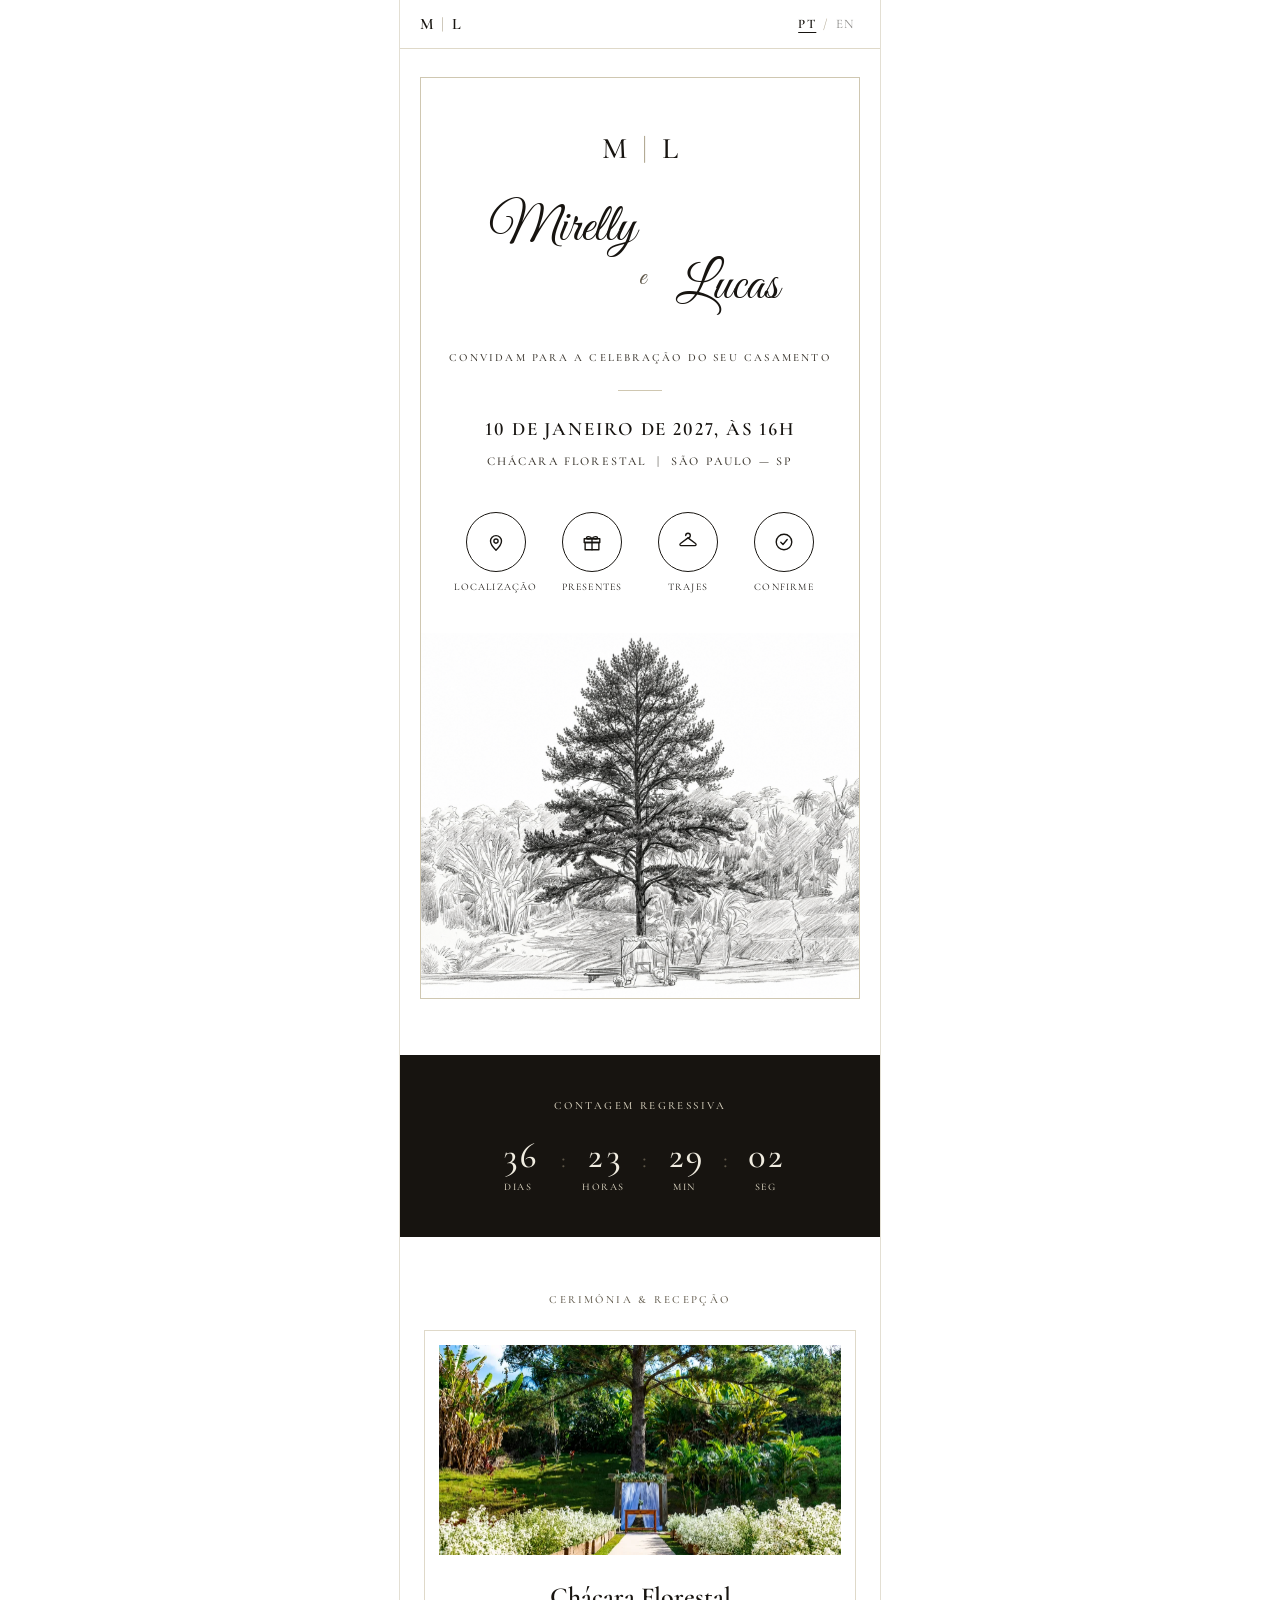
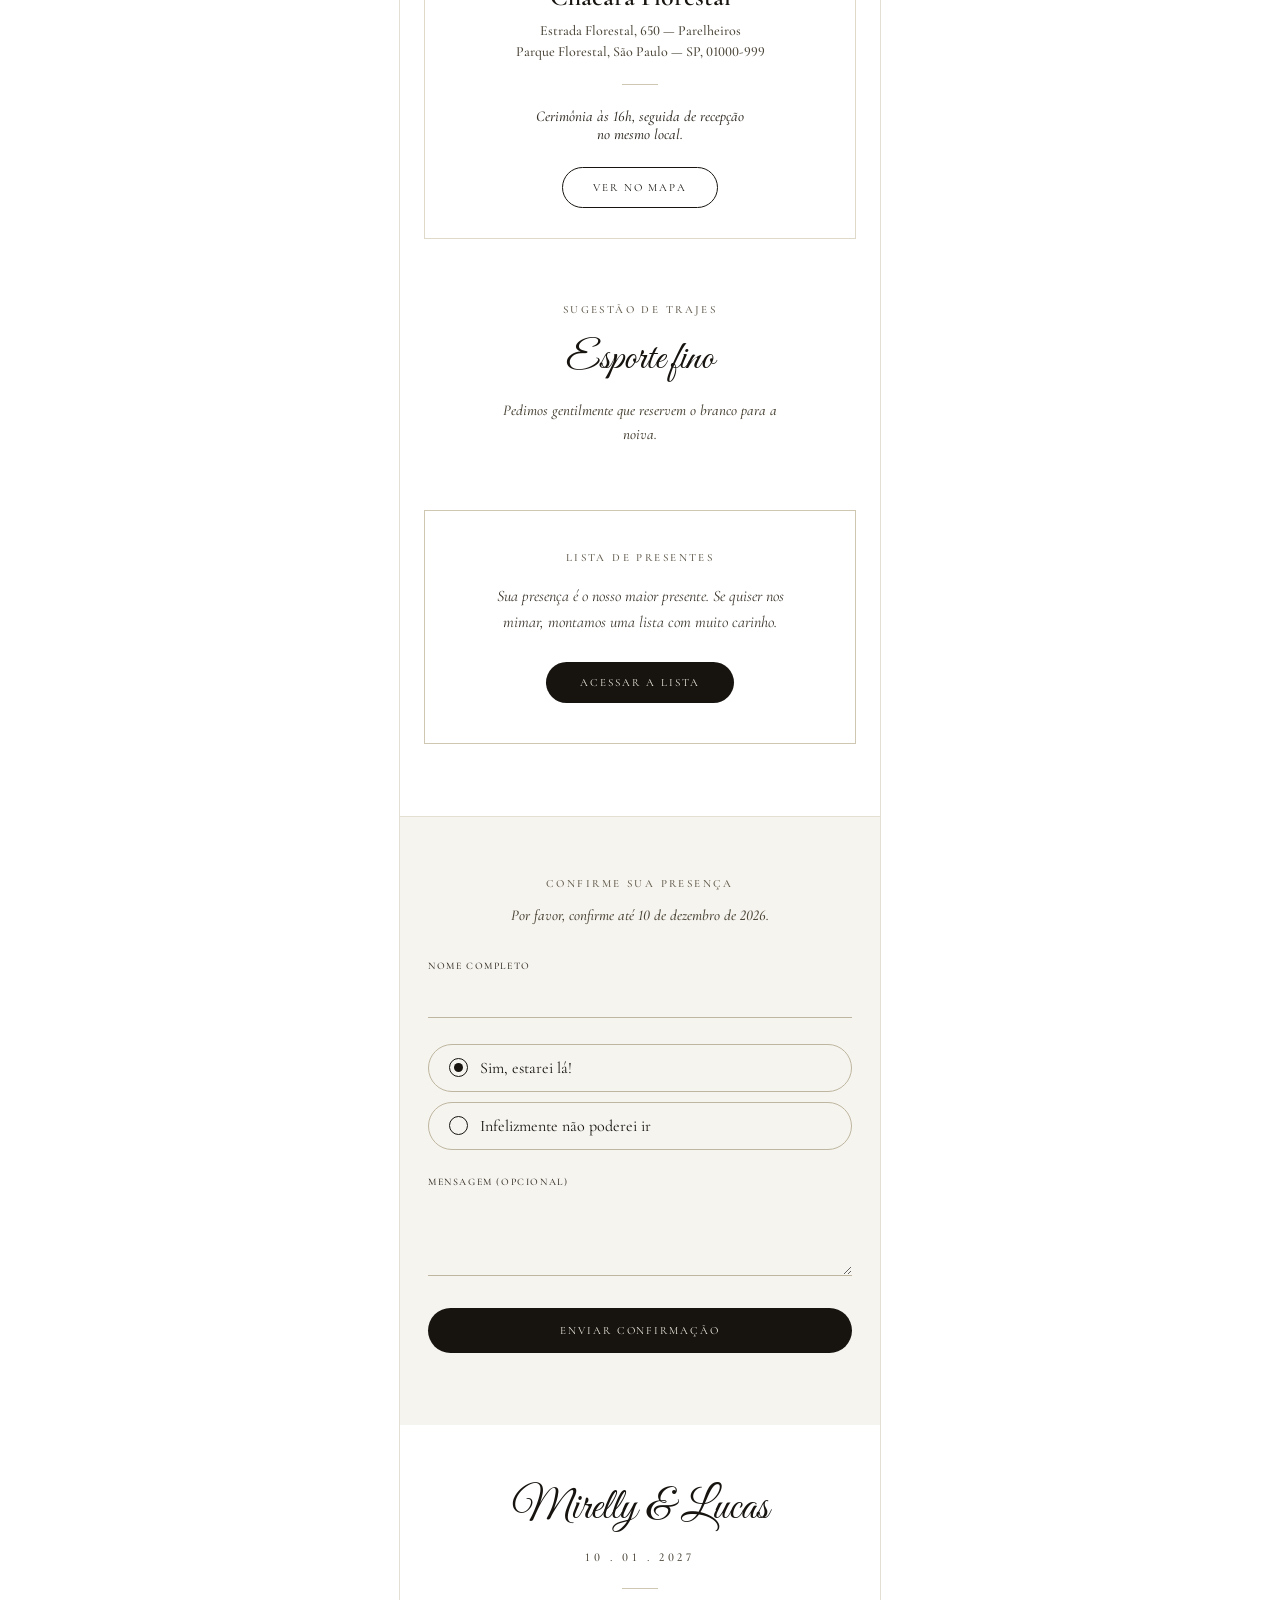
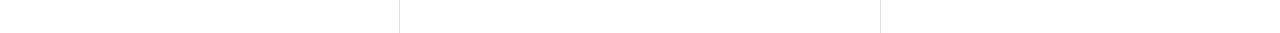
<file: index.html>
<!DOCTYPE html>
<html lang="pt-BR" data-lang="pt">
<head>
<meta charset="utf-8">
<meta name="viewport" content="width=device-width, initial-scale=1">
<title>Mirelly &amp; Lucas — 10 . 01 . 2027</title>
<meta name="description" content="Convite de casamento de Mirelly e Lucas — 10 de janeiro de 2027, Chácara Florestal, São Paulo.">
<link rel="preconnect" href="https://fonts.googleapis.com">
<link rel="preconnect" href="https://fonts.gstatic.com" crossorigin>
<link href="https://fonts.googleapis.com/css2?family=Cormorant+Garamond:ital,wght@0,400;0,500;0,600;1,400;1,500&amp;family=Great+Vibes&amp;display=swap" rel="stylesheet">
<link rel="stylesheet" href="css/style.css">
</head>
<body>
<div class="page">

  <header class="site-header">
    <a href="#inicio" class="logo">M<span class="logo-sep">|</span>L</a>
    <div class="lang-switch">
      <button type="button" id="btn-pt" class="lang-btn active">PT</button>
      <span class="slash">/</span>
      <button type="button" id="btn-en" class="lang-btn">EN</button>
    </div>
  </header>

  <!-- Hero -->
  <section id="inicio" class="hero">
    <div class="hero-frame">
      <div class="hero-monogram">M<span class="logo-sep">|</span>L</div>
      <div class="hero-names">
        <div class="hero-name-first">Mirelly</div>
        <div class="hero-name-second"><span class="hero-amp lang-pt">e</span><span class="hero-amp lang-en">and</span>Lucas</div>
      </div>
      <p class="hero-tagline lang-pt">Convidam para a celebração do seu casamento</p>
      <p class="hero-tagline lang-en">Invite you to celebrate their wedding</p>
      <div class="divider"></div>
      <p class="hero-date lang-pt">10 de janeiro de 2027, às 16h</p>
      <p class="hero-date lang-en">January 10, 2027 · 4 pm</p>
      <p class="hero-venue">Chácara Florestal &nbsp;|&nbsp; São Paulo — SP</p>
      <nav class="hero-nav">
        <a href="#local" class="nav-item">
          <span class="nav-icon"><svg width="22" height="22" viewBox="0 0 24 24" fill="none" stroke="currentColor" stroke-width="1.5" stroke-linecap="round" stroke-linejoin="round"><path d="M12 21c-4-3.8-6-7-6-10a6 6 0 1 1 12 0c0 3-2 6.2-6 10z"></path><circle cx="12" cy="11" r="2.3"></circle></svg></span>
          <span class="nav-label lang-pt">Localização</span><span class="nav-label lang-en">Location</span>
        </a>
        <a href="#presentes" class="nav-item">
          <span class="nav-icon"><svg width="22" height="22" viewBox="0 0 24 24" fill="none" stroke="currentColor" stroke-width="1.5" stroke-linecap="round" stroke-linejoin="round"><path d="M4.5 12.5h15v8h-15z"></path><path d="M3.5 8.5h17v4h-17z"></path><path d="M12 8.5v12"></path><path d="M12 8.5C10.5 5.5 6 5.5 6 7.5s4 1 6 1z"></path><path d="M12 8.5c1.5-3 6-3 6-1s-4 1-6 1z"></path></svg></span>
          <span class="nav-label lang-pt">Presentes</span><span class="nav-label lang-en">Gifts</span>
        </a>
        <a href="#traje" class="nav-item">
          <span class="nav-icon"><svg width="22" height="22" viewBox="0 0 24 24" fill="none" stroke="currentColor" stroke-width="1.5" stroke-linecap="round" stroke-linejoin="round"><path d="M12 7.5a2.5 2.5 0 1 0-2.5-2.5"></path><path d="M12 7.5 3.8 13.6a1.3 1.3 0 0 0 0.8 2.4h14.8a1.3 1.3 0 0 0 0.8-2.4L12 7.5z"></path></svg></span>
          <span class="nav-label lang-pt">Trajes</span><span class="nav-label lang-en">Dress code</span>
        </a>
        <a href="#rsvp" class="nav-item">
          <span class="nav-icon"><svg width="22" height="22" viewBox="0 0 24 24" fill="none" stroke="currentColor" stroke-width="1.5" stroke-linecap="round" stroke-linejoin="round"><circle cx="12" cy="12" r="8.5"></circle><path d="m8.5 12.3 2.4 2.4 4.6-5.4"></path></svg></span>
          <span class="nav-label lang-pt">Confirme</span><span class="nav-label lang-en">RSVP</span>
        </a>
      </nav>
      <img src="assets/ceremony-sketch.png" alt="Sketch da cerimônia ao ar livre" class="hero-sketch">
    </div>
  </section>

  <!-- Contagem regressiva -->
  <section class="countdown">
    <p class="countdown-title lang-pt">Contagem regressiva</p>
    <p class="countdown-title lang-en">Counting down</p>
    <div class="countdown-grid">
      <div class="cd-unit cd-days">
        <div class="cd-value" id="cd-days">—</div>
        <div class="cd-label lang-pt">Dias</div><div class="cd-label lang-en">Days</div>
      </div>
      <div class="cd-sep">:</div>
      <div class="cd-unit">
        <div class="cd-value" id="cd-hours">—</div>
        <div class="cd-label lang-pt">Horas</div><div class="cd-label lang-en">Hours</div>
      </div>
      <div class="cd-sep">:</div>
      <div class="cd-unit">
        <div class="cd-value" id="cd-minutes">—</div>
        <div class="cd-label lang-pt">Min</div><div class="cd-label lang-en">Min</div>
      </div>
      <div class="cd-sep">:</div>
      <div class="cd-unit">
        <div class="cd-value" id="cd-seconds">—</div>
        <div class="cd-label lang-pt">Seg</div><div class="cd-label lang-en">Sec</div>
      </div>
    </div>
  </section>

  <!-- Cerimônia & recepção -->
  <section id="local" class="venue">
    <div class="venue-header">
      <p class="section-kicker lang-pt">Cerimônia &amp; recepção</p>
      <p class="section-kicker lang-en">Ceremony &amp; reception</p>
    </div>
    <div class="venue-card">
      <img src="assets/venue.webp" alt="Chácara Florestal" class="venue-photo">
      <p class="venue-name">Chácara Florestal</p>
      <p class="venue-address">Estrada Florestal, 650 — Parelheiros<br>Parque Florestal, São Paulo — SP, 01000-999</p>
      <div class="divider"></div>
      <p class="venue-note lang-pt">Cerimônia às 16h, seguida de recepção<br>no mesmo local.</p>
      <p class="venue-note lang-en">Ceremony at 4 pm, followed by the reception<br>at the same venue.</p>
      <a href="https://maps.app.goo.gl/L81L3up8Kb1vSAAV8" target="_blank" rel="noopener" class="btn-outline">
        <span class="lang-pt">Ver no mapa</span><span class="lang-en">View map</span>
      </a>
    </div>
  </section>

  <!-- Trajes -->
  <section id="traje" class="dress">
    <p class="section-kicker lang-pt">Sugestão de trajes</p>
    <p class="section-kicker lang-en">Dress code</p>
    <p class="script-title lang-pt">Esporte fino</p>
    <p class="script-title lang-en">Semi-formal</p>
    <p class="dress-note lang-pt">Pedimos gentilmente que reservem o branco para a noiva.</p>
    <p class="dress-note lang-en">We kindly ask that you reserve white for the bride.</p>
  </section>

  <!-- Lista de presentes -->
  <section id="presentes" class="gifts">
    <div class="gifts-card">
      <p class="section-kicker lang-pt">Lista de presentes</p>
      <p class="section-kicker lang-en">Gift list</p>
      <p class="gifts-note lang-pt">Sua presença é o nosso maior presente. Se quiser nos mimar, montamos uma lista com muito carinho.</p>
      <p class="gifts-note lang-en">Your presence is our greatest gift. If you'd like to spoil us, we've put together a list with love.</p>
      <a href="https://noivos.casar.com/lucas-e-mirelly" target="_blank" rel="noopener" class="btn-solid">
        <span class="lang-pt">Acessar a lista</span><span class="lang-en">Open the list</span>
      </a>
    </div>
  </section>

  <!-- RSVP -->
  <section id="rsvp" class="rsvp">
    <p class="section-kicker lang-pt">Confirme sua presença</p>
    <p class="section-kicker lang-en">RSVP</p>
    <p class="rsvp-deadline lang-pt">Por favor, confirme até 10 de dezembro de 2026.</p>
    <p class="rsvp-deadline lang-en">Please reply by December 10, 2026.</p>

    <form id="rsvp-form" class="rsvp-form">
      <label class="field">
        <span class="field-label lang-pt">Nome completo</span><span class="field-label lang-en">Full name</span>
        <input type="text" name="name" required class="field-input">
      </label>
      <div class="choice-group">
        <button type="button" id="choice-yes" class="choice selected">
          <span class="choice-dot"><span class="choice-dot-inner"></span></span>
          <span class="lang-pt">Sim, estarei lá!</span><span class="lang-en">Yes, I'll be there!</span>
        </button>
        <button type="button" id="choice-no" class="choice">
          <span class="choice-dot"><span class="choice-dot-inner"></span></span>
          <span class="lang-pt">Infelizmente não poderei ir</span><span class="lang-en">Sadly, I can't make it</span>
        </button>
      </div>
      <label class="field">
        <span class="field-label lang-pt">Mensagem (opcional)</span><span class="field-label lang-en">Message (optional)</span>
        <textarea name="note" rows="3" class="field-input"></textarea>
      </label>
      <button type="submit" class="btn-solid">
        <span class="lang-pt">Enviar confirmação</span><span class="lang-en">Send RSVP</span>
      </button>
    </form>

    <div id="rsvp-confirmation" class="rsvp-confirmation hidden">
      <svg width="30" height="30" viewBox="0 0 24 24" fill="none" stroke="currentColor" stroke-width="1.5" stroke-linecap="round" stroke-linejoin="round"><circle cx="12" cy="12" r="8.5"></circle><path d="m8.5 12.3 2.4 2.4 4.6-5.4"></path></svg>
      <div id="msg-yes">
        <div class="lang-pt"><p class="rsvp-confirmation-title">Presença confirmada!</p><p class="rsvp-confirmation-note">Mal podemos esperar para celebrar com você.</p></div>
        <div class="lang-en"><p class="rsvp-confirmation-title">You're confirmed!</p><p class="rsvp-confirmation-note">We can't wait to celebrate with you.</p></div>
      </div>
      <div id="msg-no" class="hidden">
        <div class="lang-pt"><p class="rsvp-confirmation-title">Resposta recebida</p><p class="rsvp-confirmation-note">Sentiremos sua falta — obrigado por avisar.</p></div>
        <div class="lang-en"><p class="rsvp-confirmation-title">Reply received</p><p class="rsvp-confirmation-note">We'll miss you — thank you for letting us know.</p></div>
      </div>
    </div>
  </section>

  <footer class="site-footer">
    <div class="footer-names">Mirelly &amp; Lucas</div>
    <p class="footer-date">10 . 01 . 2027</p>
    <div class="divider"></div>
  </footer>

</div>
<script src="js/main.js"></script>
</body>
</html>
</file>
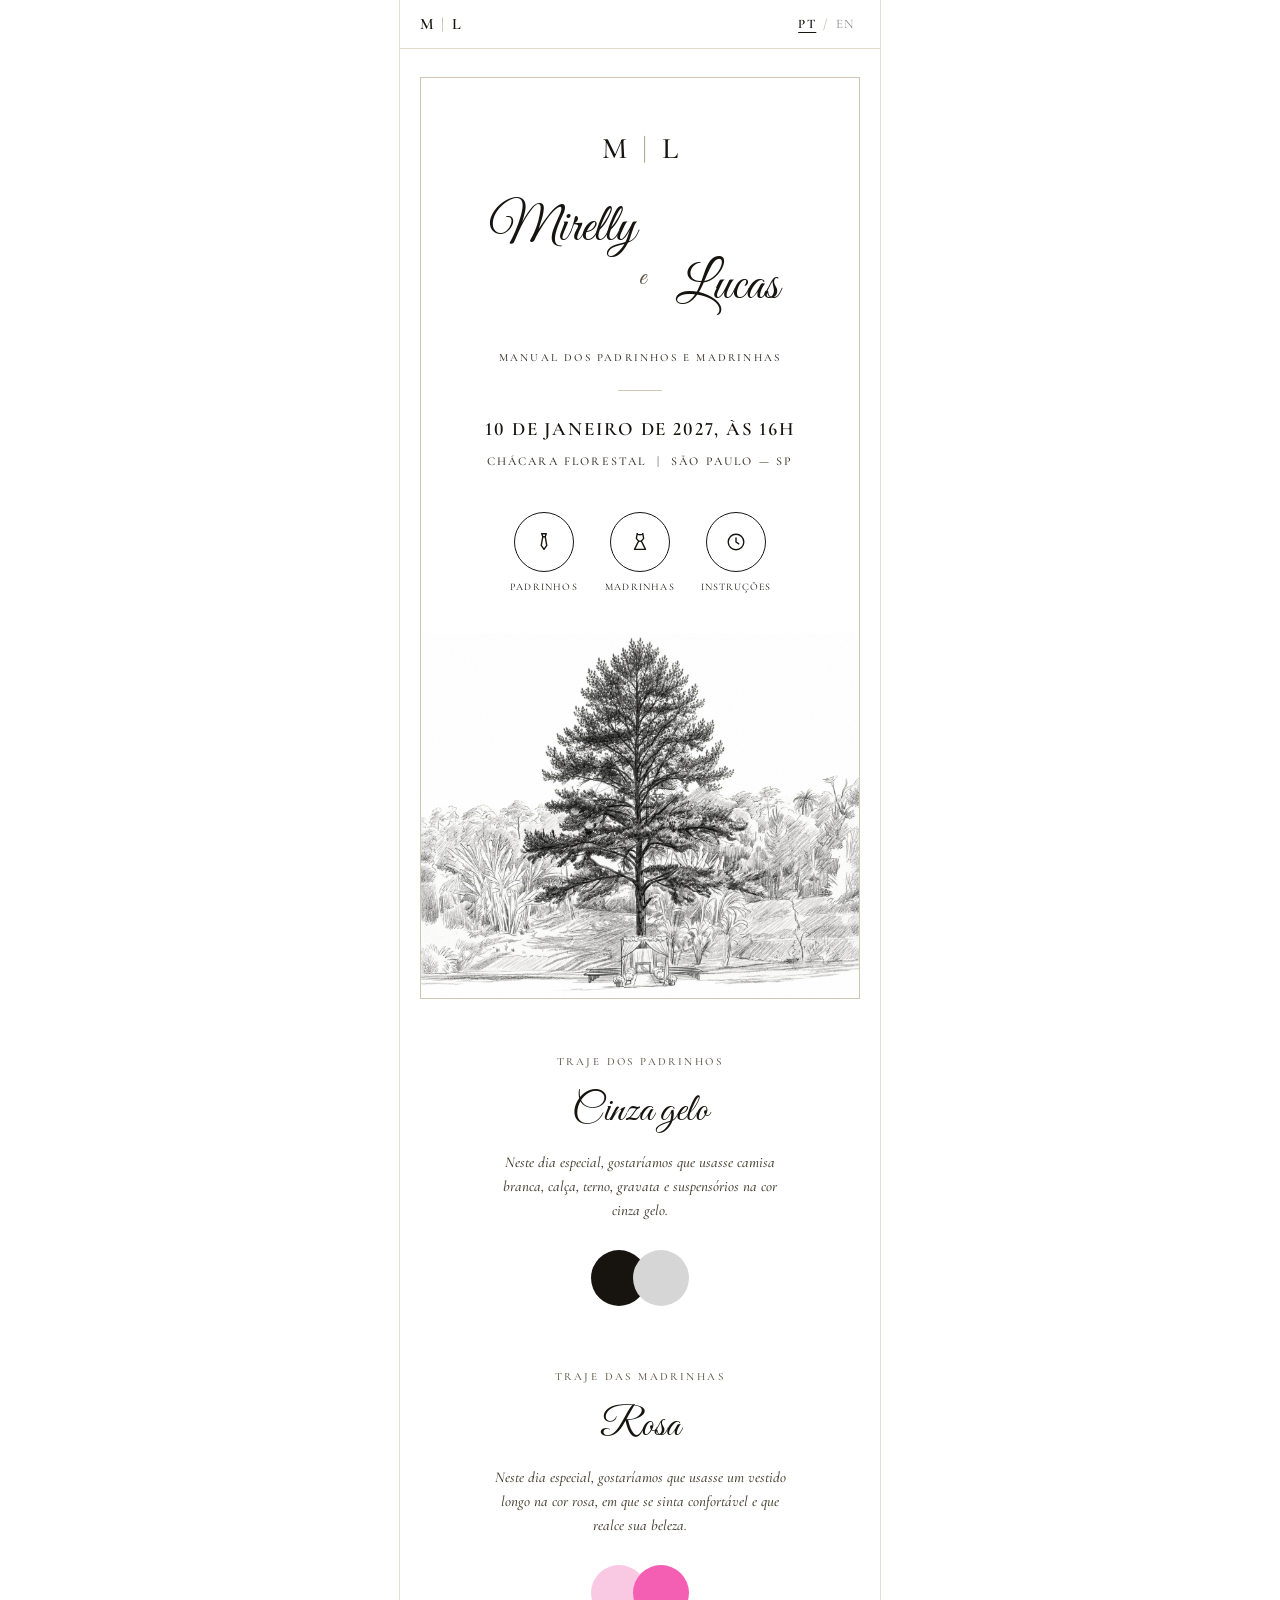
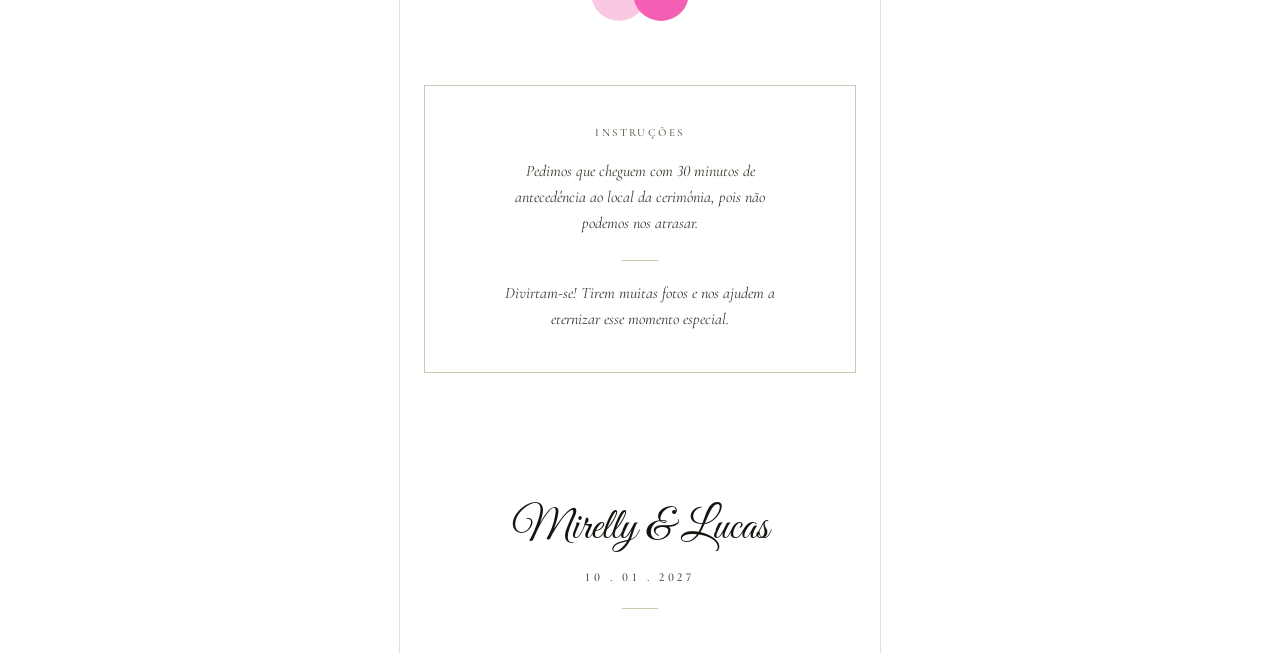
<file: padrinhos.html>
<!DOCTYPE html>
<html lang="pt-BR" data-lang="pt">
<head>
<meta charset="utf-8">
<meta name="viewport" content="width=device-width, initial-scale=1">
<title>Mirelly &amp; Lucas — Padrinhos &amp; madrinhas</title>
<meta name="description" content="Manual dos padrinhos e madrinhas do casamento de Mirelly e Lucas — trajes e instruções para 10 de janeiro de 2027.">
<link rel="preconnect" href="https://fonts.googleapis.com">
<link rel="preconnect" href="https://fonts.gstatic.com" crossorigin>
<link href="https://fonts.googleapis.com/css2?family=Cormorant+Garamond:ital,wght@0,400;0,500;0,600;1,400;1,500&amp;family=Great+Vibes&amp;display=swap" rel="stylesheet">
<link rel="stylesheet" href="css/style.css">
</head>
<body>
<div class="page">

  <header class="site-header">
    <a href="index.html" class="logo">M<span class="logo-sep">|</span>L</a>
    <div class="lang-switch">
      <button type="button" id="btn-pt" class="lang-btn active">PT</button>
      <span class="slash">/</span>
      <button type="button" id="btn-en" class="lang-btn">EN</button>
    </div>
  </header>

  <!-- Hero -->
  <section id="inicio" class="hero">
    <div class="hero-frame">
      <div class="hero-monogram">M<span class="logo-sep">|</span>L</div>
      <div class="hero-names">
        <div class="hero-name-first">Mirelly</div>
        <div class="hero-name-second"><span class="hero-amp lang-pt">e</span><span class="hero-amp lang-en">and</span>Lucas</div>
      </div>
      <p class="hero-tagline lang-pt">Manual dos padrinhos e madrinhas</p>
      <p class="hero-tagline lang-en">Guide for groomsmen &amp; bridesmaids</p>
      <div class="divider"></div>
      <p class="hero-date lang-pt">10 de janeiro de 2027, às 16h</p>
      <p class="hero-date lang-en">January 10, 2027 · 4 pm</p>
      <p class="hero-venue">Chácara Florestal &nbsp;|&nbsp; São Paulo — SP</p>
      <nav class="hero-nav">
        <a href="#padrinhos" class="nav-item">
          <span class="nav-icon"><svg width="22" height="22" viewBox="0 0 24 24" fill="none" stroke="currentColor" stroke-width="1.5" stroke-linecap="round" stroke-linejoin="round"><path d="M9.5 3h5l-1.2 3.2h-2.6z"></path><path d="M10.7 6.2h2.6L15 15.6 12 20l-3-4.4z"></path></svg></span>
          <span class="nav-label lang-pt">Padrinhos</span><span class="nav-label lang-en">Groomsmen</span>
        </a>
        <a href="#madrinhas" class="nav-item">
          <span class="nav-icon"><svg width="22" height="22" viewBox="0 0 24 24" fill="none" stroke="currentColor" stroke-width="1.5" stroke-linecap="round" stroke-linejoin="round"><path d="M9 3 8 8l2.5 3L6 20h12l-4.5-9L16 8l-1-5"></path><path d="M9 3c.8 1.4 5.2 1.4 6 0"></path><path d="M10.5 11h3"></path></svg></span>
          <span class="nav-label lang-pt">Madrinhas</span><span class="nav-label lang-en">Bridesmaids</span>
        </a>
        <a href="#instrucoes" class="nav-item">
          <span class="nav-icon"><svg width="22" height="22" viewBox="0 0 24 24" fill="none" stroke="currentColor" stroke-width="1.5" stroke-linecap="round" stroke-linejoin="round"><circle cx="12" cy="12" r="8.5"></circle><path d="M12 7.5V12l3 2"></path></svg></span>
          <span class="nav-label lang-pt">Instruções</span><span class="nav-label lang-en">Instructions</span>
        </a>
      </nav>
      <img src="assets/ceremony-sketch.png" alt="Sketch da cerimônia ao ar livre" class="hero-sketch">
    </div>
  </section>

  <!-- Traje dos padrinhos -->
  <section id="padrinhos" class="dress">
    <p class="section-kicker lang-pt">Traje dos padrinhos</p>
    <p class="section-kicker lang-en">Groomsmen dress code</p>
    <p class="script-title lang-pt">Cinza gelo</p>
    <p class="script-title lang-en">Ice grey</p>
    <p class="dress-note lang-pt">Neste dia especial, gostaríamos que usasse camisa branca, calça, terno, gravata e suspensórios na cor cinza gelo.</p>
    <p class="dress-note lang-en">On this special day, we'd love for you to wear a white shirt with trousers, jacket, tie and suspenders in ice grey.</p>
    <div class="swatches" aria-hidden="true">
      <span class="swatch swatch-ink"></span><span class="swatch swatch-ice"></span>
    </div>
  </section>

  <!-- Traje das madrinhas -->
  <section id="madrinhas" class="dress">
    <p class="section-kicker lang-pt">Traje das madrinhas</p>
    <p class="section-kicker lang-en">Bridesmaids dress code</p>
    <p class="script-title lang-pt">Rosa</p>
    <p class="script-title lang-en">Pink</p>
    <p class="dress-note lang-pt">Neste dia especial, gostaríamos que usasse um vestido longo na cor rosa, em que se sinta confortável e que realce sua beleza.</p>
    <p class="dress-note lang-en">On this special day, we'd love for you to wear a long pink dress that you feel comfortable in and that brings out your beauty.</p>
    <div class="swatches" aria-hidden="true">
      <span class="swatch swatch-blush"></span><span class="swatch swatch-pink"></span>
    </div>
  </section>

  <!-- Instruções -->
  <section id="instrucoes" class="instructions">
    <div class="instructions-card">
      <p class="section-kicker lang-pt">Instruções</p>
      <p class="section-kicker lang-en">Instructions</p>
      <p class="instructions-note lang-pt">Pedimos que cheguem com 30 minutos de antecedência ao local da cerimônia, pois não podemos nos atrasar.</p>
      <p class="instructions-note lang-en">Please arrive at the ceremony venue 30 minutes early — we can't run late.</p>
      <div class="divider"></div>
      <p class="instructions-note lang-pt">Divirtam-se! Tirem muitas fotos e nos ajudem a eternizar esse momento especial.</p>
      <p class="instructions-note lang-en">Have fun! Take lots of photos and help us make this special moment last forever.</p>
    </div>
  </section>

  <footer class="site-footer">
    <div class="footer-names">Mirelly &amp; Lucas</div>
    <p class="footer-date">10 . 01 . 2027</p>
    <div class="divider"></div>
  </footer>

</div>
<script src="js/main.js"></script>
</body>
</html>
</file>
<file: css/style.css>
/* ============================================================
   Lucas & Mirelly — Convite de casamento
   Paleta: tinta #171410 · areia #CFC7B1 · marfim #F6F4EE
   ============================================================ */

html {
  scroll-behavior: smooth;
}

body {
  margin: 0;
  background: #FFFFFF;
  font-family: 'Cormorant Garamond', serif;
  color: #171410;
  -webkit-font-smoothing: antialiased;
  font-variant-numeric: lining-nums;
}

a {
  color: #171410;
  text-decoration: none;
}

a:hover {
  color: #494336;
}

input,
select,
textarea,
button {
  font-family: 'Cormorant Garamond', serif;
  color: #171410;
}

input::placeholder,
textarea::placeholder {
  color: #A29A86;
  opacity: 1;
}

img {
  max-width: 100%;
}

@keyframes fadeUp {
  from { opacity: 0; transform: translateY(16px); }
  to   { opacity: 1; transform: none; }
}

/* --- Idioma (PT/EN) ------------------------------------------------
   O atributo data-lang no <html> controla qual idioma fica visível. */
html[data-lang="pt"] .lang-en,
html[data-lang="en"] .lang-pt {
  display: none !important;
}

/* --- Estrutura da página ------------------------------------------ */
.page {
  max-width: 480px;
  margin: 0 auto;
  background: #FFFFFF;
  border-left: 1px solid #E3DFD3;
  border-right: 1px solid #E3DFD3;
  min-height: 100vh;
}

.divider {
  width: 44px;
  height: 1px;
  background: #CFC7B1;
  margin: 26px auto;
}

.section-kicker {
  margin: 0;
  font-size: 11px;
  letter-spacing: 0.22em;
  text-transform: uppercase;
  color: #5F584A;
  font-weight: 500;
}

/* --- Cabeçalho ------------------------------------------------------ */
.site-header {
  position: sticky;
  top: 0;
  z-index: 50;
  display: flex;
  align-items: center;
  justify-content: space-between;
  padding: 12px 20px;
  background: rgba(255, 255, 255, 0.92);
  backdrop-filter: blur(10px);
  border-bottom: 1px solid #DFD9C9;
}

.logo {
  font-size: 16px;
  font-weight: 600;
  letter-spacing: 0.14em;
}

.logo-sep {
  font-weight: 400;
  color: #B3AA94;
  padding: 0 5px;
}

.lang-switch {
  display: flex;
  align-items: center;
  gap: 2px;
  font-size: 13px;
  letter-spacing: 0.12em;
}

.lang-switch .slash {
  color: #B3AA94;
}

.lang-btn {
  appearance: none;
  background: none;
  border: 0;
  padding: 4px 5px;
  font-size: 13px;
  letter-spacing: 0.12em;
  cursor: pointer;
  opacity: 0.5;
}

.lang-btn.active {
  opacity: 1;
  font-weight: 600;
  text-decoration: underline;
  text-underline-offset: 4px;
}

/* --- Hero ----------------------------------------------------------- */
.hero {
  padding: 28px 20px 56px;
  scroll-margin-top: 64px;
}

.hero-frame {
  border: 1px solid #CFC7B1;
  padding: 52px 22px 0;
  text-align: center;
  animation: fadeUp 0.9s cubic-bezier(0.22, 1, 0.36, 1) both;
}

.hero-monogram {
  font-size: 30px;
  font-weight: 500;
  letter-spacing: 0.22em;
  padding-left: 0.22em;
}

.hero-monogram .logo-sep {
  font-weight: 300;
  color: #B3AA94;
  padding: 0 8px;
}

.hero-names {
  margin-top: 34px;
  font-family: 'Great Vibes', cursive;
  font-size: 52px;
  line-height: 1.08;
  max-width: 290px;
  margin-left: auto;
  margin-right: auto;
  text-align: left;
}

.hero-name-first {
  transform: translateX(-6px);
}

.hero-name-second {
  text-align: right;
  padding-right: 6px;
  margin-top: 2px;
}

.hero-amp {
  display: inline-block;
  font-size: 28px;
  color: #5F584A;
  font-weight: 500;
  padding-right: 16px;
  transform: translate(-14px, -14px);
}

.hero-tagline {
  margin: 36px 0 0;
  font-size: 11px;
  letter-spacing: 0.2em;
  text-transform: uppercase;
  color: #37322A;
  font-weight: 500;
}

.hero-date {
  margin: 0;
  font-size: 19px;
  font-weight: 600;
  letter-spacing: 0.1em;
  text-transform: uppercase;
}

.hero-venue {
  margin: 14px 0 0;
  font-size: 12px;
  letter-spacing: 0.18em;
  text-transform: uppercase;
  color: #37322A;
  font-weight: 500;
}

.hero-nav {
  display: flex;
  justify-content: center;
  gap: 20px;
  margin-top: 44px;
}

.nav-item {
  display: flex;
  flex-direction: column;
  align-items: center;
  gap: 9px;
  width: 76px;
}

.nav-icon {
  display: flex;
  align-items: center;
  justify-content: center;
  width: 58px;
  height: 58px;
  border: 1px solid #171410;
  border-radius: 50%;
}

.nav-label {
  font-size: 10px;
  letter-spacing: 0.12em;
  text-transform: uppercase;
  text-align: center;
}

.hero-sketch {
  display: block;
  width: calc(100% + 44px);
  max-width: none;
  margin: 40px -22px 0;
  height: auto;
  mix-blend-mode: multiply;
}

/* --- Contagem regressiva -------------------------------------------- */
.countdown {
  background: #171410;
  color: #F1EDE1;
  padding: 44px 24px;
  text-align: center;
}

.countdown-title {
  margin: 0 0 22px;
  font-size: 11px;
  letter-spacing: 0.22em;
  text-transform: uppercase;
  color: #D6CFBC;
  font-weight: 500;
}

.countdown-grid {
  display: flex;
  justify-content: center;
  align-items: baseline;
  gap: 10px;
}

.cd-unit {
  width: 56px;
}

.cd-unit.cd-days {
  width: 64px;
}

.cd-value {
  font-size: 36px;
  font-weight: 500;
  font-variant-numeric: tabular-nums;
}

.cd-label {
  font-size: 10px;
  letter-spacing: 0.16em;
  text-transform: uppercase;
  color: #D6CFBC;
  font-weight: 500;
  margin-top: 4px;
}

.cd-sep {
  font-size: 24px;
  color: #5C5546;
}

/* --- Cerimônia & recepção ------------------------------------------- */
.venue {
  padding: 56px 24px 64px;
  scroll-margin-top: 64px;
}

.venue-header {
  text-align: center;
  margin-bottom: 24px;
}

.venue-card {
  background: #FFFFFF;
  border: 1px solid #DFD9C9;
  padding: 14px 14px 30px;
  text-align: center;
}

.venue-photo {
  display: block;
  width: 100%;
  height: 210px;
  object-fit: cover;
}

.venue-name {
  margin: 26px 0 0;
  font-size: 26px;
  font-weight: 600;
}

.venue-address {
  margin: 8px 0 0;
  font-size: 14px;
  color: #494336;
  font-weight: 500;
  line-height: 1.5;
}

.venue-card .divider {
  width: 36px;
  margin: 22px auto;
}

.venue-note {
  margin: 0;
  font-size: 15px;
  font-style: italic;
  color: #37322A;
  font-weight: 500;
}

/* --- Botões ---------------------------------------------------------- */
.btn-outline {
  display: inline-block;
  margin-top: 24px;
  padding: 13px 30px;
  border: 1px solid #171410;
  border-radius: 100px;
  font-size: 11px;
  letter-spacing: 0.18em;
  text-transform: uppercase;
  transition: background 0.2s, color 0.2s;
}

.btn-outline:hover {
  background: #171410;
  color: #F1EDE1;
}

.btn-solid {
  display: inline-block;
  margin-top: 26px;
  padding: 14px 34px;
  background: #171410;
  color: #F1EDE1;
  border: 0;
  border-radius: 100px;
  font-size: 11px;
  letter-spacing: 0.18em;
  text-transform: uppercase;
  cursor: pointer;
  transition: background 0.2s;
}

.btn-solid:hover {
  background: #3D372E;
  color: #F1EDE1;
}

/* --- Trajes ----------------------------------------------------------- */
.dress {
  padding: 0 28px 64px;
  text-align: center;
  scroll-margin-top: 64px;
}

.script-title {
  margin: 18px 0 0;
  font-family: 'Great Vibes', cursive;
  font-size: 40px;
}

.dress-note {
  margin: 14px auto 0;
  max-width: 300px;
  font-size: 15px;
  font-style: italic;
  color: #494336;
  font-weight: 500;
  line-height: 1.6;
}

/* --- Manual dos padrinhos (padrinhos.html) --------------------------- */
.swatches {
  display: flex;
  justify-content: center;
  margin-top: 28px;
}

.swatch {
  width: 56px;
  height: 56px;
  border-radius: 50%;
}

.swatch + .swatch {
  margin-left: -14px;
}

.swatch-ink {
  background: #171410;
}

.swatch-ice {
  background: #D6D6D6;
}

.swatch-blush {
  background: #F9C9E4;
}

.swatch-pink {
  background: #F45FB4;
}

.instructions {
  padding: 0 24px 72px;
  scroll-margin-top: 64px;
}

.instructions-card {
  border: 1px solid #CFC7B1;
  padding: 40px 26px;
  text-align: center;
}

.instructions-note {
  margin: 20px auto 0;
  max-width: 300px;
  font-size: 16px;
  font-style: italic;
  line-height: 1.6;
  color: #3D372E;
}

.instructions-card .divider {
  width: 36px;
  margin: 24px auto 4px;
}

/* --- Lista de presentes ------------------------------------------------ */
.gifts {
  padding: 0 24px 72px;
  scroll-margin-top: 64px;
}

.gifts-card {
  border: 1px solid #CFC7B1;
  padding: 40px 26px;
  text-align: center;
}

.gifts-note {
  margin: 20px auto 0;
  max-width: 300px;
  font-size: 16px;
  font-style: italic;
  line-height: 1.6;
  color: #3D372E;
}

/* --- RSVP --------------------------------------------------------------- */
.rsvp {
  background: #F6F4EE;
  border-top: 1px solid #E3DFD3;
  padding: 60px 28px 72px;
  text-align: center;
  scroll-margin-top: 64px;
}

.rsvp-deadline {
  margin: 16px 0 0;
  font-size: 15px;
  font-style: italic;
  color: #494336;
  font-weight: 500;
}

.rsvp-form {
  margin-top: 36px;
  text-align: left;
  display: flex;
  flex-direction: column;
  gap: 26px;
}

.field {
  display: flex;
  flex-direction: column;
  gap: 8px;
}

.field-label {
  font-size: 10px;
  letter-spacing: 0.16em;
  text-transform: uppercase;
  color: #37322A;
  font-weight: 500;
}

.field-input {
  appearance: none;
  background: transparent;
  border: 0;
  border-bottom: 1px solid #BEB6A0;
  padding: 8px 2px;
  font-size: 17px;
  outline: none;
  border-radius: 0;
}

.field-input:focus {
  border-bottom-color: #171410;
}

textarea.field-input {
  resize: vertical;
}

.choice-group {
  display: flex;
  flex-direction: column;
  gap: 10px;
}

.choice {
  display: flex;
  align-items: center;
  gap: 12px;
  appearance: none;
  background: none;
  border: 1px solid #BEB6A0;
  border-radius: 100px;
  padding: 13px 20px;
  font-size: 16px;
  cursor: pointer;
  text-align: left;
}

.choice-dot {
  display: flex;
  align-items: center;
  justify-content: center;
  width: 17px;
  height: 17px;
  border: 1px solid #171410;
  border-radius: 50%;
  flex: none;
}

.choice-dot-inner {
  display: none;
  width: 9px;
  height: 9px;
  background: #171410;
  border-radius: 50%;
}

.choice.selected .choice-dot-inner {
  display: block;
}

.rsvp-form .btn-solid {
  margin-top: 6px;
  padding: 16px 34px;
}

.rsvp-confirmation {
  margin-top: 40px;
  border: 1px solid #CFC7B1;
  background: #FFFFFF;
  padding: 38px 26px;
}

.rsvp-confirmation-title {
  margin: 16px 0 0;
  font-size: 20px;
  font-weight: 600;
}

.rsvp-confirmation-note {
  margin: 10px 0 0;
  font-size: 15px;
  font-style: italic;
  color: #494336;
  font-weight: 500;
}

.hidden {
  display: none !important;
}

/* --- Rodapé ---------------------------------------------------------------- */
.site-footer {
  padding: 56px 24px 44px;
  text-align: center;
}

.footer-names {
  font-family: 'Great Vibes', cursive;
  font-size: 44px;
}

.footer-date {
  margin: 14px 0 0;
  font-size: 12px;
  letter-spacing: 0.3em;
  color: #494336;
  font-weight: 500;
}

.site-footer .divider {
  width: 36px;
  margin: 24px auto 0;
}
</file>
